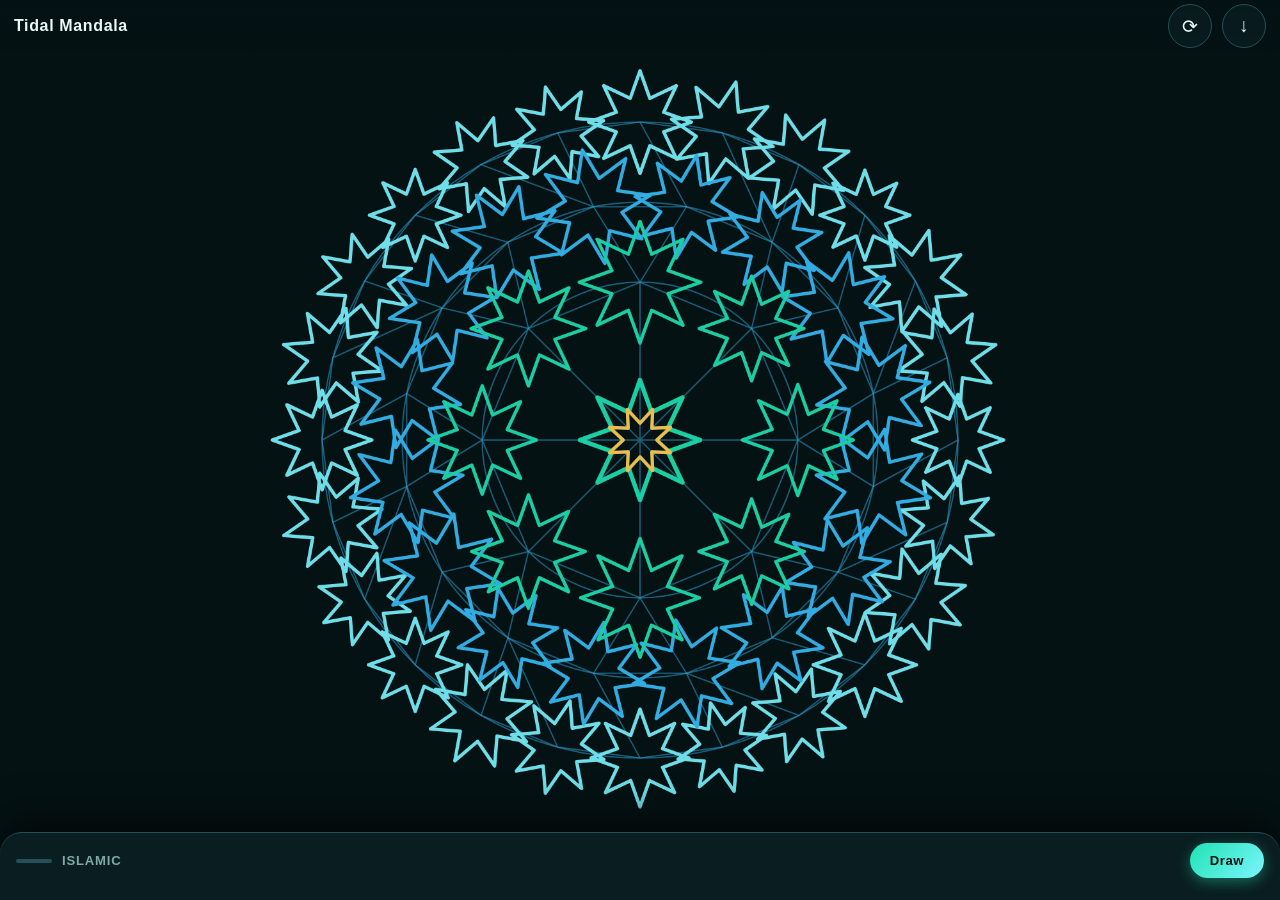
<file: index.html>
<!DOCTYPE html>
<html lang="en">
<head>
<meta charset="UTF-8">
<meta name="viewport" content="width=device-width, initial-scale=1, viewport-fit=cover">
<meta name="theme-color" content="#041214">
<title>Tidal Mandala</title>
<link rel="manifest" href="manifest.webmanifest">
<link rel="stylesheet" href="tidal.css">
</head>
<body>

<div class="appWrap">

  <canvas id="mainCanvas"></canvas>

  <div class="topBar">
    <span class="topTitle">Tidal Mandala</span>
    <button id="btnRandomize" class="iconBtn" title="Randomize">⟳</button>
    <button id="btnExport" class="iconBtn" title="Save image">↓</button>
  </div>

  <div class="sheet" id="sheet">

    <div class="sheetHandle" id="sheetHandle">
      <div class="sheetPill"></div>
      <span class="sheetLabel" id="sheetLabel">Settings</span>
      <button id="btnGenerate" class="generateBtn">Draw</button>
    </div>

    <div class="settingsList" id="settingsList">

      <!-- ── PATTERN ── -->
      <div class="settingsGroup">
        <div class="groupLabel">Pattern</div>

        <div class="settingRow" data-key="patternStyle">
          <div class="settingRowInner">
            <span class="settingName">Style</span>
            <span class="settingVal" id="patternStyleVal">Islamic</span>
          </div>
          <div class="settingControl">
            <select id="patternStyle" class="bigSelect">
              <option value="islamic" selected>Islamic Geometry</option>
              <option value="celtic">Celtic Knotwork</option>
              <option value="spiral">Spiral Rose</option>
              <option value="medallion">Medallion</option>
            </select>
            <p class="settingHint">Each style shows its own settings below. Your colours and seed carry across when you switch.</p>
          </div>
        </div>

        <div class="settingRow" data-key="seed">
          <div class="settingRowInner">
            <span class="settingName">Seed</span>
            <span class="settingVal" id="seedVal">tidal</span>
          </div>
          <div class="settingControl">
            <input type="text" id="seed" class="bigText" value="tidal" spellcheck="false" autocapitalize="off" autocomplete="off">
            <button id="btnNewSeed" class="wideBtn" type="button">New seed</button>
            <p class="settingHint">Same seed and same settings always give the same picture. Type anything.</p>
          </div>
        </div>
      </div>

      <!-- ── SHAPE (shared) ── -->
      <div class="settingsGroup">
        <div class="groupLabel">Shape</div>

        <div class="settingRow" data-key="symmetry" data-styles="islamic celtic medallion">
          <div class="settingRowInner">
            <span class="settingName">Symmetry</span>
            <span class="settingVal" id="symmetryVal">8</span>
          </div>
          <div class="settingControl">
            <select id="symmetry" class="bigSelect">
              <option value="4">4-fold</option>
              <option value="6">6-fold</option>
              <option value="8" selected>8-fold</option>
              <option value="10">10-fold</option>
              <option value="12">12-fold</option>
              <option value="16">16-fold</option>
              <option value="24">24-fold</option>
            </select>
            <p class="settingHint">How many times the design repeats around the centre.</p>
          </div>
        </div>

        <div class="settingRow" data-key="scale">
          <div class="settingRowInner">
            <span class="settingName">Scale</span>
            <span class="settingVal" id="scaleVal">1</span>
          </div>
          <div class="settingControl">
            <input type="range" id="scale" min="0.5" max="1.5" step="0.05" value="1" class="bigSlider">
          </div>
        </div>

        <div class="settingRow" data-key="rotation">
          <div class="settingRowInner">
            <span class="settingName">Rotation</span>
            <span class="settingVal" id="rotationVal">0</span>
          </div>
          <div class="settingControl">
            <input type="range" id="rotation" min="0" max="360" step="5" value="0" class="bigSlider">
          </div>
        </div>

        <div class="settingRow" data-key="lineWeight">
          <div class="settingRowInner">
            <span class="settingName">Line weight</span>
            <span class="settingVal" id="lineWeightVal">4</span>
          </div>
          <div class="settingControl">
            <input type="range" id="lineWeight" min="1" max="20" step="1" value="4" class="bigSlider">
          </div>
        </div>

        <div class="settingRow" data-key="density" data-styles="islamic spiral">
          <div class="settingRowInner">
            <span class="settingName">Density</span>
            <span class="settingVal" id="densityVal">50</span>
          </div>
          <div class="settingControl">
            <input type="range" id="density" min="0" max="100" step="1" value="50" class="bigSlider">
            <p class="settingHint">Islamic: size of the stars. Spiral: how many strokes on each arm.</p>
          </div>
        </div>

        <div class="settingRow" data-key="opacity">
          <div class="settingRowInner">
            <span class="settingName">Pattern opacity</span>
            <span class="settingVal" id="opacityVal">0.9</span>
          </div>
          <div class="settingControl">
            <input type="range" id="opacity" min="0.2" max="1" step="0.05" value="0.9" class="bigSlider">
          </div>
        </div>
      </div>

      <!-- ── ISLAMIC ── -->
      <div class="settingsGroup" data-styles="islamic">
        <div class="groupLabel">Islamic Geometry</div>

        <div class="settingRow" data-key="starPoints">
          <div class="settingRowInner">
            <span class="settingName">Star points</span>
            <span class="settingVal" id="starPointsVal">8</span>
          </div>
          <div class="settingControl">
            <select id="starPoints" class="bigSelect">
              <option value="5">5-point</option>
              <option value="6">6-point</option>
              <option value="8" selected>8-point</option>
              <option value="10">10-point</option>
              <option value="12">12-point</option>
            </select>
          </div>
        </div>

        <div class="settingRow" data-key="ringCount">
          <div class="settingRowInner">
            <span class="settingName">Rings</span>
            <span class="settingVal" id="ringCountVal">3</span>
          </div>
          <div class="settingControl">
            <input type="range" id="ringCount" min="1" max="6" step="1" value="3" class="bigSlider">
          </div>
        </div>

        <div class="settingRow" data-key="starFill">
          <div class="settingRowInner">
            <span class="settingName">Star fill</span>
            <span class="settingVal" id="starFillVal">Outline</span>
          </div>
          <div class="settingControl">
            <select id="starFill" class="bigSelect">
              <option value="outline" selected>Outline only</option>
              <option value="filled">Filled</option>
              <option value="both">Filled with outline</option>
            </select>
          </div>
        </div>

        <div class="settingRow" data-key="ringColour">
          <div class="settingRowInner">
            <span class="settingName">Ring colours</span>
            <span class="settingVal" id="ringColourVal">Per ring</span>
          </div>
          <div class="settingControl">
            <select id="ringColour" class="bigSelect">
              <option value="ring" selected>One colour per ring</option>
              <option value="alternate">Alternate within a ring</option>
              <option value="random">Random from seed</option>
            </select>
          </div>
        </div>

        <div class="settingRow" data-key="tracery">
          <div class="settingRowInner">
            <span class="settingName">Linking lines</span>
            <span class="settingVal" id="traceryVal">On</span>
          </div>
          <div class="settingControl">
            <select id="tracery" class="bigSelect">
              <option value="on" selected>On</option>
              <option value="off">Off</option>
            </select>
            <p class="settingHint">Thin lines joining neighbouring stars and the rings.</p>
          </div>
        </div>
      </div>

      <!-- ── CELTIC ── -->
      <div class="settingsGroup" data-styles="celtic">
        <div class="groupLabel">Celtic Knotwork</div>

        <div class="settingRow" data-key="loopCount">
          <div class="settingRowInner">
            <span class="settingName">Lobes</span>
            <span class="settingVal" id="loopCountVal">6</span>
          </div>
          <div class="settingControl">
            <input type="range" id="loopCount" min="3" max="12" step="1" value="6" class="bigSlider">
            <p class="settingHint">How many swings the braid makes around the circle.</p>
          </div>
        </div>

        <div class="settingRow" data-key="celticRings">
          <div class="settingRowInner">
            <span class="settingName">Braid rings</span>
            <span class="settingVal" id="celticRingsVal">2</span>
          </div>
          <div class="settingControl">
            <input type="range" id="celticRings" min="1" max="3" step="1" value="2" class="bigSlider">
          </div>
        </div>

        <div class="settingRow" data-key="ribbonWidth">
          <div class="settingRowInner">
            <span class="settingName">Ribbon width</span>
            <span class="settingVal" id="ribbonWidthVal">14</span>
          </div>
          <div class="settingControl">
            <input type="range" id="ribbonWidth" min="6" max="40" step="1" value="14" class="bigSlider">
          </div>
        </div>

        <div class="settingRow" data-key="weave">
          <div class="settingRowInner">
            <span class="settingName">Weave</span>
            <span class="settingVal" id="weaveVal">Over-under</span>
          </div>
          <div class="settingControl">
            <select id="weave" class="bigSelect">
              <option value="over" selected>Over-under</option>
              <option value="flat">Flat (no crossings)</option>
            </select>
          </div>
        </div>
      </div>

      <!-- ── SPIRAL ── -->
      <div class="settingsGroup" data-styles="spiral">
        <div class="groupLabel">Spiral Rose</div>

        <div class="settingRow" data-key="spiralType">
          <div class="settingRowInner">
            <span class="settingName">Type</span>
            <span class="settingVal" id="spiralTypeVal">Rose</span>
          </div>
          <div class="settingControl">
            <select id="spiralType" class="bigSelect">
              <option value="rose" selected>Rose (petals)</option>
              <option value="vortex">Vortex (whirlpool)</option>
              <option value="fern">Fern whorl</option>
            </select>
          </div>
        </div>

        <div class="settingRow" data-key="spiralArms">
          <div class="settingRowInner">
            <span class="settingName">Arms</span>
            <span class="settingVal" id="spiralArmsVal">5</span>
          </div>
          <div class="settingControl">
            <input type="range" id="spiralArms" min="3" max="12" step="1" value="5" class="bigSlider">
          </div>
        </div>

        <div class="settingRow" data-key="curvature">
          <div class="settingRowInner">
            <span class="settingName">Curvature</span>
            <span class="settingVal" id="curvatureVal">55</span>
          </div>
          <div class="settingControl">
            <input type="range" id="curvature" min="1" max="100" step="1" value="55" class="bigSlider">
            <p class="settingHint">Low is open and gentle. High is tight and coiled.</p>
          </div>
        </div>

        <div class="settingRow" data-key="colourStep">
          <div class="settingRowInner">
            <span class="settingName">Colouring</span>
            <span class="settingVal" id="colourStepVal">By arm</span>
          </div>
          <div class="settingControl">
            <select id="colourStep" class="bigSelect">
              <option value="arm" selected>One colour per arm</option>
              <option value="fade">Fade along each arm</option>
            </select>
          </div>
        </div>
      </div>

      <!-- ── MEDALLION ── -->
      <div class="settingsGroup" data-styles="medallion">
        <div class="groupLabel">Medallion</div>

        <div class="settingRow" data-key="centreType">
          <div class="settingRowInner">
            <span class="settingName">Centre</span>
            <span class="settingVal" id="centreTypeVal">Star</span>
          </div>
          <div class="settingControl">
            <select id="centreType" class="bigSelect">
              <option value="star" selected>Star</option>
              <option value="flower">Flower</option>
              <option value="eye">Eye</option>
              <option value="plain">Plain disc</option>
            </select>
          </div>
        </div>

        <div class="settingRow" data-key="medPoints">
          <div class="settingRowInner">
            <span class="settingName">Centre points</span>
            <span class="settingVal" id="medPointsVal">8</span>
          </div>
          <div class="settingControl">
            <select id="medPoints" class="bigSelect">
              <option value="5">5</option>
              <option value="6">6</option>
              <option value="8" selected>8</option>
              <option value="10">10</option>
              <option value="12">12</option>
            </select>
            <p class="settingHint">Points on the star or petals on the flower. Not used by Eye or Plain.</p>
          </div>
        </div>

        <div class="settingRow" data-key="innerBand">
          <div class="settingRowInner">
            <span class="settingName">Inner band</span>
            <span class="settingVal" id="innerBandVal">Petals</span>
          </div>
          <div class="settingControl">
            <select id="innerBand" class="bigSelect">
              <option value="petal" selected>Petals</option>
              <option value="bead">Beads</option>
              <option value="notch">Notches</option>
              <option value="none">None</option>
            </select>
          </div>
        </div>

        <div class="settingRow" data-key="outerBand">
          <div class="settingRowInner">
            <span class="settingName">Outer band</span>
            <span class="settingVal" id="outerBandVal">Beads</span>
          </div>
          <div class="settingControl">
            <select id="outerBand" class="bigSelect">
              <option value="petal">Petals</option>
              <option value="bead" selected>Beads</option>
              <option value="notch">Notches</option>
              <option value="none">None</option>
            </select>
          </div>
        </div>

        <div class="settingRow" data-key="borderType">
          <div class="settingRowInner">
            <span class="settingName">Border</span>
            <span class="settingVal" id="borderTypeVal">Rope</span>
          </div>
          <div class="settingControl">
            <select id="borderType" class="bigSelect">
              <option value="rope" selected>Rope</option>
              <option value="chain">Chain</option>
              <option value="beads">Beads</option>
              <option value="plain">Plain line</option>
              <option value="none">No border</option>
            </select>
          </div>
        </div>
      </div>

      <!-- ── COLOUR ── -->
      <div class="settingsGroup">
        <div class="groupLabel">Colour</div>

        <div class="settingRow" data-key="colorScheme">
          <div class="settingRowInner">
            <span class="settingName">Scheme</span>
            <span class="settingVal" id="colorSchemeVal">Custom</span>
          </div>
          <div class="settingControl">
            <select id="colorScheme" class="bigSelect">
              <option value="custom" selected>Custom (my colours)</option>
              <option value="complementary">Complementary</option>
              <option value="splitcomp">Split-complementary</option>
              <option value="analogous">Analogous</option>
              <option value="triadic">Triadic</option>
              <option value="tetradic">Tetradic</option>
              <option value="monochrome">Monochrome</option>
              <option value="jewel">Jewel</option>
              <option value="pastel">Pastel on dark</option>
              <option value="earth">Earth and clay</option>
              <option value="neon">Neon</option>
              <option value="noir">Noir</option>
              <option value="parchment">Parchment</option>
              <option value="ocean">Ocean</option>
            </select>
            <p class="settingHint">The first six build from Colour 1 and keep its shade. The rest are fixed palettes. Editing any colour by hand switches back to Custom.</p>
          </div>
        </div>

        <div class="settingRow" data-key="color1" id="color1Row">
          <div class="settingRowInner">
            <span class="settingName">Colour 1</span>
            <span class="colorDot" id="color1Dot" style="background:#20e3b2;"></span>
          </div>
          <div class="settingControl"></div>
          <input type="hidden" id="color1" value="#20e3b2">
        </div>

        <div class="settingRow" data-key="color2" id="color2Row">
          <div class="settingRowInner">
            <span class="settingName">Colour 2</span>
            <span class="colorDot" id="color2Dot" style="background:#38bdf8;"></span>
          </div>
          <div class="settingControl"></div>
          <input type="hidden" id="color2" value="#38bdf8">
        </div>

        <div class="settingRow" data-key="color3" id="color3Row">
          <div class="settingRowInner">
            <span class="settingName">Colour 3</span>
            <span class="colorDot" id="color3Dot" style="background:#7cf5ff;"></span>
          </div>
          <div class="settingControl"></div>
          <input type="hidden" id="color3" value="#7cf5ff">
        </div>

        <div class="settingRow" data-key="color4" id="color4Row">
          <div class="settingRowInner">
            <span class="settingName">Colour 4</span>
            <span class="colorDot" id="color4Dot" style="background:#ffd257;"></span>
          </div>
          <div class="settingControl"></div>
          <input type="hidden" id="color4" value="#ffd257">
        </div>
      </div>

      <!-- ── BACKGROUND ── -->
      <div class="settingsGroup">
        <div class="groupLabel">Background</div>

        <div class="settingRow" data-key="bgStyle">
          <div class="settingRowInner">
            <span class="settingName">Style</span>
            <span class="settingVal" id="bgStyleVal">Solid</span>
          </div>
          <div class="settingControl">
            <select id="bgStyle" class="bigSelect">
              <option value="solid" selected>Solid</option>
              <option value="linear">Gradient, top to bottom</option>
              <option value="diagonal">Gradient, diagonal</option>
              <option value="radial">Gradient, from the centre</option>
            </select>
          </div>
        </div>

        <div class="settingRow" data-key="bgColor" id="bgColorRow">
          <div class="settingRowInner">
            <span class="settingName">Background</span>
            <span class="colorDot" id="bgColorDot" style="background:#041214;"></span>
          </div>
          <div class="settingControl"></div>
          <input type="hidden" id="bgColor" value="#041214">
        </div>

        <div class="settingRow" data-key="bgColor2" id="bgColor2Row">
          <div class="settingRowInner">
            <span class="settingName">Background 2</span>
            <span class="colorDot" id="bgColor2Dot" style="background:#0a2a30;"></span>
          </div>
          <div class="settingControl"></div>
          <input type="hidden" id="bgColor2" value="#0a2a30">
        </div>

        <div class="settingRow" data-key="bgTransparent">
          <div class="settingRowInner">
            <span class="settingName">Transparent bg</span>
            <span class="settingVal" id="bgTransparentVal">Off</span>
          </div>
          <div class="settingControl">
            <div class="toggleWrap">
              <button class="toggleBtn" id="bgTransparentToggle" data-on="false" type="button">Off</button>
            </div>
            <p class="settingHint">Saved PNGs keep a see-through background. JPG can't, so it will use the background colour.</p>
          </div>
          <input type="hidden" id="bgTransparent" value="false">
        </div>
      </div>

      <!-- ── OUTPUT ── -->
      <div class="settingsGroup">
        <div class="groupLabel">Output</div>

        <div class="settingRow" data-key="size">
          <div class="settingRowInner">
            <span class="settingName">Size</span>
            <span class="settingVal" id="sizeVal">Square</span>
          </div>
          <div class="settingControl">
            <select id="size" class="bigSelect">
              <option value="square" selected>Square 1500×1500</option>
              <option value="portrait">Portrait 1080×1620</option>
              <option value="a17">Samsung A17 1080×2340</option>
              <option value="landscape">Landscape 1920×1080</option>
            </select>
            <p class="settingHint">The pattern stays centred and round on any size.</p>
          </div>
        </div>

        <div class="settingRow" data-key="format">
          <div class="settingRowInner">
            <span class="settingName">File type</span>
            <span class="settingVal" id="formatVal">PNG</span>
          </div>
          <div class="settingControl">
            <select id="format" class="bigSelect">
              <option value="png" selected>PNG (sharp, can be transparent)</option>
              <option value="jpg">JPG (smaller file)</option>
            </select>
          </div>
        </div>

        <div class="settingRow" data-key="filename">
          <div class="settingRowInner">
            <span class="settingName">File name</span>
            <span class="settingVal" id="filenameVal">tidal-mandala</span>
          </div>
          <div class="settingControl">
            <input type="text" id="filename" class="bigText" value="tidal-mandala" spellcheck="false" autocapitalize="off" autocomplete="off">
          </div>
        </div>
      </div>

      <!-- ── SAVED LOOKS ── -->
      <div class="settingsGroup">
        <div class="groupLabel">Saved looks</div>

        <div class="settingRow" data-key="presets">
          <div class="settingRowInner">
            <span class="settingName">My presets</span>
            <span class="settingVal" id="presetCountVal">0</span>
          </div>
          <div class="settingControl">
            <select id="presetList" class="bigSelect">
              <option value="">— none saved —</option>
            </select>
            <div class="btnTrio">
              <button id="btnSavePreset" class="wideBtn" type="button">Save current</button>
              <button id="btnLoadPreset" class="wideBtn" type="button">Load</button>
              <button id="btnDeletePreset" class="wideBtn danger" type="button">Delete</button>
            </div>
            <p class="settingHint">Saves every setting and colour on this phone only.</p>
          </div>
        </div>
      </div>

    </div><!-- /settingsList -->
  </div><!-- /sheet -->

</div><!-- /appWrap -->

<!-- ── Colour picker ── -->
<div id="colorPickerOverlay" class="cpOverlay hidden">
  <div class="cpPanel">
    <div class="cpTitle" id="cpTitle">Pick a colour</div>
    <div class="cpSLWrap">
      <canvas id="cpSLCanvas"></canvas>
      <div id="cpSLCursor" class="cpCursor"></div>
    </div>
    <div class="cpHueWrap">
      <canvas id="cpHueCanvas"></canvas>
      <div id="cpHueCursor" class="cpHueCursor"></div>
    </div>
    <div class="cpHexRow">
      <span class="cpHexLabel">#</span>
      <input type="text" id="cpHexInput" class="cpHexInput" maxlength="6" spellcheck="false" autocomplete="off">
      <div id="cpHexPreview" class="cpHexPreview"></div>
    </div>
    <div class="cpPresets" id="cpPresets"></div>
    <div class="cpButtons">
      <button class="cpBtn" id="cpCancel" type="button">Cancel</button>
      <button class="cpBtn primary" id="cpApply" type="button">Apply</button>
    </div>
  </div>
</div>

<script src="tidal-styles.js"></script>
<script src="tidal-app.js"></script>
<script>
  if ("serviceWorker" in navigator) {
    navigator.serviceWorker.register("sw.js").catch(function (e) {
      console.warn("SW:", e);
    });
  }
</script>
</body>
</html>
</file>
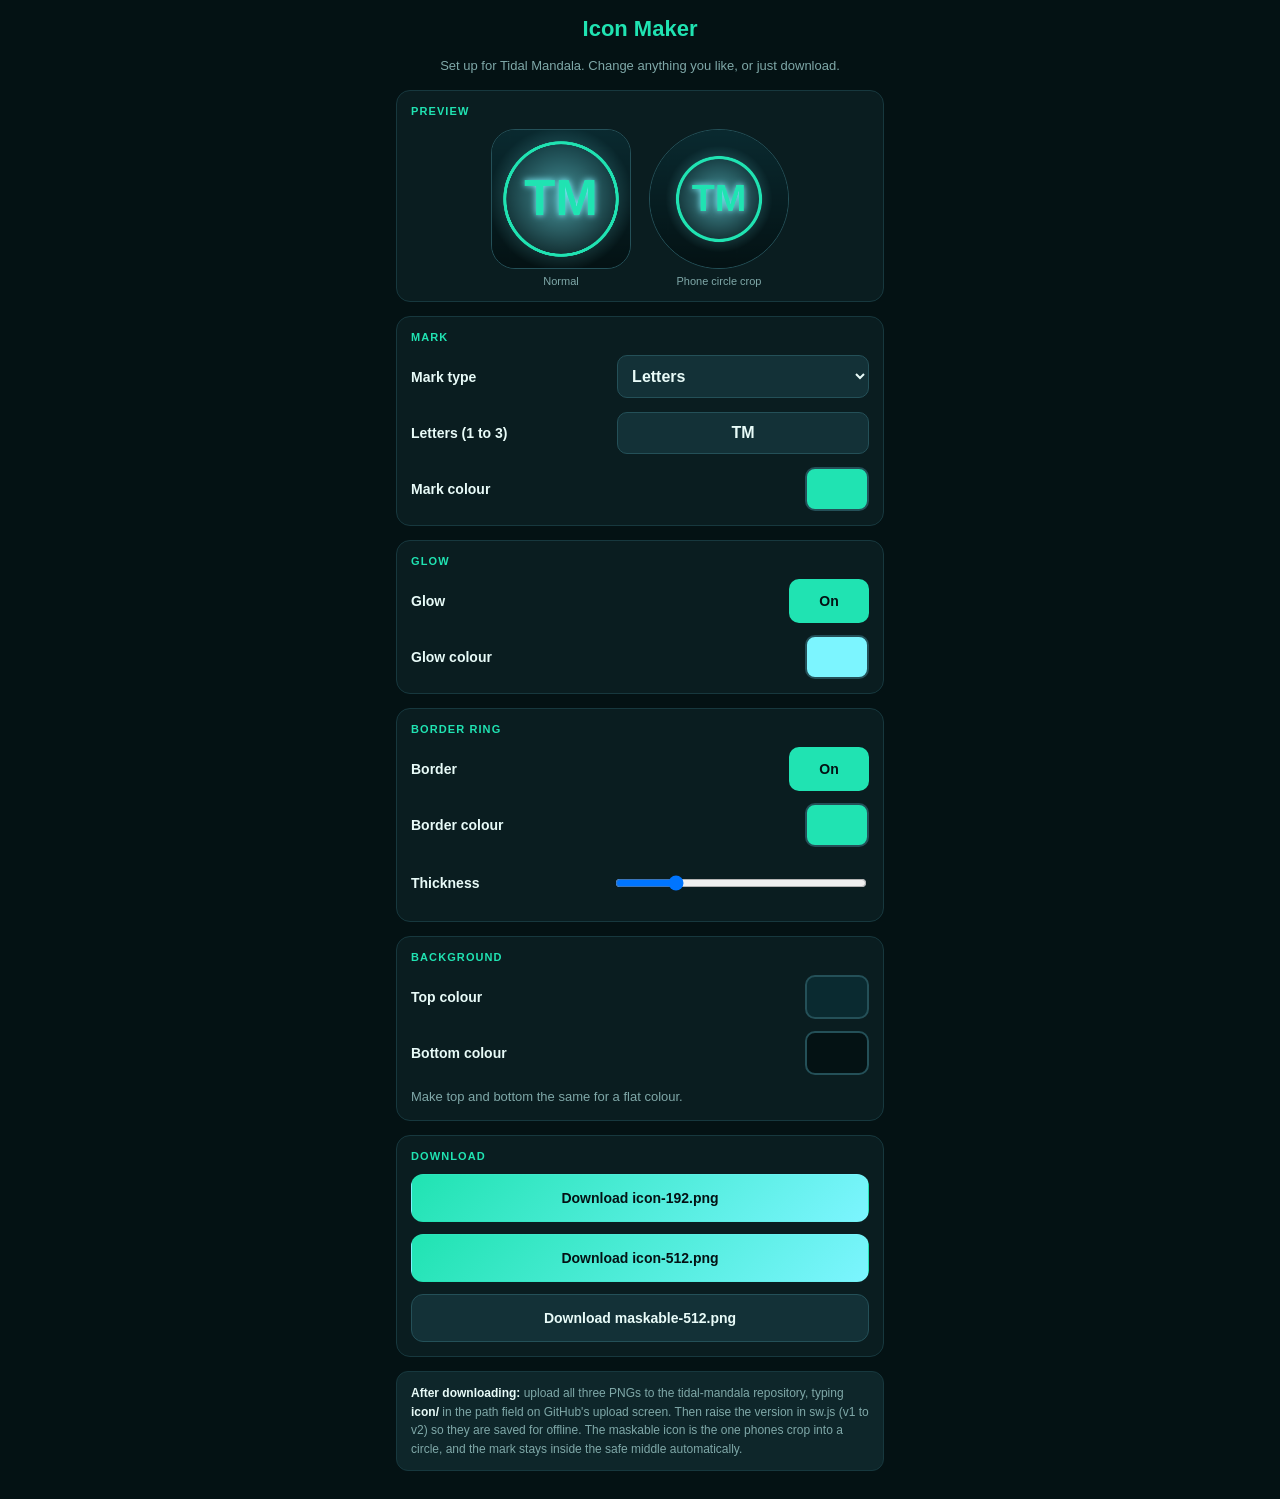
<file: iconmaker.html>
<!DOCTYPE html>
<html lang="en">
<head>
<meta charset="UTF-8">
<meta name="viewport" content="width=device-width, initial-scale=1, viewport-fit=cover">
<meta name="theme-color" content="#041214">
<title>Icon Maker: Tidal Mandala</title>
<style>
  :root{--bg:#041214;--panel:#0a1d20;--p2:#0e262a;--p3:#133137;--bd:#17383e;--bds:#245058;--text:#e8fbf8;--dim:#7fa8a8;--acc:#20e3b2;--acc2:#7cf5ff}
  *{box-sizing:border-box;-webkit-tap-highlight-color:transparent}
  html,body{margin:0;background:var(--bg);color:var(--text);font-family:-apple-system,BlinkMacSystemFont,"Segoe UI",Roboto,Helvetica,Arial,sans-serif;touch-action:manipulation}
  .wrap{max-width:520px;margin:0 auto;padding:calc(env(safe-area-inset-top,0px) + 16px) 16px calc(env(safe-area-inset-bottom,0px) + 28px);display:flex;flex-direction:column;gap:14px}
  h1{margin:0;font-size:22px;font-weight:800;text-align:center;color:var(--acc)}
  .lead{margin:0;font-size:13px;color:var(--dim);line-height:1.5;text-align:center}
  .group{background:var(--panel);border:1px solid var(--bd);border-radius:14px;padding:14px;display:flex;flex-direction:column;gap:12px}
  h2{margin:0;font-size:11px;text-transform:uppercase;letter-spacing:.1em;color:var(--acc);font-weight:800}
  .field{display:flex;align-items:center;justify-content:space-between;gap:10px;min-height:44px}
  .field label{font-size:14px;font-weight:600;flex:1}
  .field select,.field input[type=text]{width:55%;background:var(--p3);border:1px solid var(--bds);color:var(--text);border-radius:10px;padding:11px 10px;font-size:16px;font-weight:700}
  .field input[type=text]{text-align:center;text-transform:uppercase}
  .field input[type=range]{width:55%;height:44px}
  .sw{width:64px;height:44px;border-radius:10px;border:2px solid var(--bds);cursor:pointer;padding:0}
  .tog{width:80px;height:44px;border-radius:10px;border:1px solid var(--bds);background:var(--p3);color:var(--dim);font-weight:800;font-size:14px;cursor:pointer}
  .tog[data-on="true"]{background:var(--acc);color:#041214;border-color:transparent}
  .previews{display:flex;justify-content:center;gap:18px;flex-wrap:wrap}
  .pv{display:flex;flex-direction:column;align-items:center;gap:6px;font-size:11px;color:var(--dim)}
  .pv canvas{width:140px;height:140px;border:1px solid var(--bds)}
  #pvA{border-radius:24px}
  #pvB{border-radius:50%}
  button.dl{background:var(--p3);border:1px solid var(--bds);color:var(--text);border-radius:12px;padding:15px;font-size:14px;font-weight:800;cursor:pointer}
  button.dl.primary{background:linear-gradient(135deg,var(--acc),var(--acc2));color:#041214;border-color:transparent}
  button.dl:active{transform:scale(.97)}
  .note{font-size:12px;color:var(--dim);line-height:1.55;background:var(--p2);border:1px solid var(--bd);border-radius:12px;padding:12px 14px}
  .note b{color:var(--text)}
  .hidden{display:none!important}
  .cpOverlay{position:fixed;inset:0;background:rgba(0,0,0,.78);z-index:500;display:flex;align-items:flex-end;justify-content:center}
  .cpPanel{background:var(--p2);border:1px solid var(--bds);border-radius:22px 22px 0 0;padding:18px 16px calc(env(safe-area-inset-bottom,0px) + 16px);width:100%;max-width:640px;display:flex;flex-direction:column;gap:14px}
  .cpTitle{font-size:12px;font-weight:700;color:var(--dim);text-align:center;text-transform:uppercase;letter-spacing:.1em}
  .cpSLWrap{position:relative;width:100%;height:180px;border-radius:10px;overflow:hidden;touch-action:none}
  .cpHueWrap{position:relative;width:100%;height:32px;border-radius:16px;touch-action:none}
  #cpSL,#cpHue{width:100%;height:100%;display:block}
  #cpHue{border-radius:16px}
  .cur{position:absolute;width:24px;height:24px;border-radius:50%;border:2.5px solid #fff;box-shadow:0 0 0 1px rgba(0,0,0,.5);pointer-events:none;transform:translate(-50%,-50%)}
  .cpHexRow{display:flex;align-items:center;gap:8px}
  .cpHexRow input{flex:1;background:var(--p3);border:1px solid var(--bds);color:var(--text);border-radius:10px;padding:10px 12px;font-size:16px;font-family:monospace;letter-spacing:.08em;text-transform:uppercase}
  #cpPrev{width:38px;height:38px;border-radius:8px;border:1px solid var(--bds)}
  .cpPresets{display:flex;flex-wrap:wrap;gap:8px}
  .cpPresets button{width:36px;height:36px;border-radius:8px;border:2px solid transparent;padding:0;cursor:pointer}
  .cpBtns{display:flex;gap:8px}
  .cpBtns button{flex:1;background:var(--p3);border:1px solid var(--bds);color:var(--text);border-radius:12px;padding:14px;font-size:15px;font-weight:700;cursor:pointer}
  .cpBtns .primary{background:linear-gradient(135deg,var(--acc),var(--acc2));color:#041214;border-color:transparent}
</style>
</head>
<body>
<div class="wrap">
  <h1>Icon Maker</h1>
  <p class="lead">Set up for Tidal Mandala. Change anything you like, or just download.</p>

  <div class="group">
    <h2>Preview</h2>
    <div class="previews">
      <div class="pv"><canvas id="pvA" width="280" height="280"></canvas>Normal</div>
      <div class="pv"><canvas id="pvB" width="280" height="280"></canvas>Phone circle crop</div>
    </div>
  </div>

  <div class="group">
    <h2>Mark</h2>
    <div class="field"><label>Mark type</label>
      <select id="markType">
        <option value="letters" selected>Letters</option>
        <option value="flower">Flower</option>
        <option value="star">Star</option>
        <option value="spiral">Spiral</option>
        <option value="ring">Rings</option>
      </select></div>
    <div class="field" id="lettersRow"><label>Letters (1 to 3)</label>
      <input type="text" id="letters" value="TM" maxlength="3" autocomplete="off" spellcheck="false"></div>
    <div class="field"><label>Mark colour</label><button class="sw" id="swMark" data-k="mark" type="button"></button></div>
  </div>

  <div class="group">
    <h2>Glow</h2>
    <div class="field"><label>Glow</label><button class="tog" id="togGlow" data-on="true" type="button">On</button></div>
    <div class="field"><label>Glow colour</label><button class="sw" id="swGlow" data-k="glow" type="button"></button></div>
  </div>

  <div class="group">
    <h2>Border ring</h2>
    <div class="field"><label>Border</label><button class="tog" id="togBorder" data-on="true" type="button">On</button></div>
    <div class="field"><label>Border colour</label><button class="sw" id="swBorder" data-k="border" type="button"></button></div>
    <div class="field"><label>Thickness</label><input type="range" id="thick" min="1" max="10" step="1" value="3"></div>
  </div>

  <div class="group">
    <h2>Background</h2>
    <div class="field"><label>Top colour</label><button class="sw" id="swTop" data-k="top" type="button"></button></div>
    <div class="field"><label>Bottom colour</label><button class="sw" id="swBottom" data-k="bottom" type="button"></button></div>
    <p class="lead" style="text-align:left">Make top and bottom the same for a flat colour.</p>
  </div>

  <div class="group">
    <h2>Download</h2>
    <button class="dl primary" id="b192" type="button">Download icon-192.png</button>
    <button class="dl primary" id="b512" type="button">Download icon-512.png</button>
    <button class="dl" id="bMask" type="button">Download maskable-512.png</button>
  </div>

  <div class="note"><b>After downloading:</b> upload all three PNGs to the tidal-mandala repository, typing <b>icon/</b> in the path field on GitHub's upload screen. Then raise the version in sw.js (v1 to v2) so they are saved for offline. The maskable icon is the one phones crop into a circle, and the mark stays inside the safe middle automatically.</div>
</div>

<div id="cpOverlay" class="cpOverlay hidden">
  <div class="cpPanel">
    <div class="cpTitle" id="cpTitle">Pick a colour</div>
    <div class="cpSLWrap"><canvas id="cpSL"></canvas><div id="cpSLCur" class="cur"></div></div>
    <div class="cpHueWrap"><canvas id="cpHue"></canvas><div id="cpHueCur" class="cur" style="top:50%"></div></div>
    <div class="cpHexRow"><span>#</span><input type="text" id="cpHex" maxlength="6" spellcheck="false" autocomplete="off"><div id="cpPrev"></div></div>
    <div class="cpPresets" id="cpPresets"></div>
    <div class="cpBtns"><button id="cpCancel" type="button">Cancel</button><button id="cpApply" class="primary" type="button">Apply</button></div>
  </div>
</div>

<script>
(function(){
  "use strict";
  var TAU=Math.PI*2;
  function $(i){return document.getElementById(i);}
  function clamp(v,a,b){return Math.max(a,Math.min(b,v));}

  var col={mark:"#20e3b2",glow:"#7cf5ff",border:"#20e3b2",top:"#0a2a30",bottom:"#041214"};
  var swMap={mark:"swMark",glow:"swGlow",border:"swBorder",top:"swTop",bottom:"swBottom"};
  var names={mark:"Mark colour",glow:"Glow colour",border:"Border colour",top:"Background top",bottom:"Background bottom"};

  function rgb(h){h=h.replace("#","");var n=parseInt(h,16);return[(n>>16)&255,(n>>8)&255,n&255];}
  function rgba(h,a){var c=rgb(h);return"rgba("+c[0]+","+c[1]+","+c[2]+","+a+")";}

  function draw(c,size,maskable){
    var cx=size/2,cy=size/2;
    var R=size/2*(maskable?0.62:0.84);
    var g=c.createLinearGradient(0,0,0,size);
    g.addColorStop(0,col.top);g.addColorStop(1,col.bottom);
    c.fillStyle=g;c.fillRect(0,0,size,size);
    var glowOn=$("togGlow").getAttribute("data-on")==="true";
    var borderOn=$("togBorder").getAttribute("data-on")==="true";
    if(glowOn){
      var rg=c.createRadialGradient(cx,cy,R*0.1,cx,cy,R*1.25);
      rg.addColorStop(0,rgba(col.glow,0.5));rg.addColorStop(1,rgba(col.glow,0));
      c.fillStyle=rg;c.fillRect(0,0,size,size);
    }
    if(borderOn){
      c.beginPath();c.arc(cx,cy,R*0.97,0,TAU);
      c.strokeStyle=col.border;c.lineWidth=size*0.0075*parseInt($("thick").value,10);
      c.stroke();
    }
    c.save();
    if(glowOn){c.shadowColor=col.glow;c.shadowBlur=size*0.05;}
    c.strokeStyle=col.mark;c.fillStyle=col.mark;
    c.lineCap="round";c.lineJoin="round";
    var t=$("markType").value;
    var u=R*0.72;
    if(t==="letters"){
      var txt=($("letters").value||"TM").trim().toUpperCase().slice(0,3)||"TM";
      var fs=txt.length===1?R*1.15:txt.length===2?R*0.88:R*0.62;
      c.font="800 "+fs+"px -apple-system,BlinkMacSystemFont,'Segoe UI',Roboto,sans-serif";
      c.textAlign="center";c.textBaseline="middle";
      c.fillText(txt,cx,cy+fs*0.04);
    }else if(t==="star"){
      c.beginPath();
      for(var i=0;i<16;i++){var a=-Math.PI/2+i*Math.PI/8,r=i%2===0?u:u*0.5;
        var x=cx+Math.cos(a)*r,y=cy+Math.sin(a)*r;if(i===0)c.moveTo(x,y);else c.lineTo(x,y);}
      c.closePath();c.fill();
    }else if(t==="flower"){
      for(var k=0;k<8;k++){
        c.save();c.translate(cx,cy);c.rotate(k*TAU/8);
        c.beginPath();c.moveTo(0,0);
        c.quadraticCurveTo(u*0.5,-u*0.38,u,0);
        c.quadraticCurveTo(u*0.5,u*0.38,0,0);
        c.fill();c.restore();
      }
      c.shadowBlur=0;c.beginPath();c.arc(cx,cy,u*0.14,0,TAU);c.fillStyle=col.bottom;c.fill();
    }else if(t==="spiral"){
      c.lineWidth=size*0.03;c.beginPath();
      var turns=2.6,N=160;
      for(var j=0;j<=N;j++){var f=j/N,th=f*turns*TAU,rr=u*(0.06+0.94*f);
        var sx=cx+Math.cos(th)*rr,sy=cy+Math.sin(th)*rr;if(j===0)c.moveTo(sx,sy);else c.lineTo(sx,sy);}
      c.stroke();
    }else{
      c.lineWidth=size*0.026;
      [1,0.66,0.32].forEach(function(f){c.beginPath();c.arc(cx,cy,u*f,0,TAU);c.stroke();});
    }
    c.restore();
  }

  function make(size,maskable){
    var cv=document.createElement("canvas");cv.width=size;cv.height=size;
    draw(cv.getContext("2d"),size,maskable);return cv;
  }
  function preview(){
    [["pvA",false],["pvB",true]].forEach(function(p){
      var cv=$(p[0]);cv.getContext("2d").clearRect(0,0,280,280);
      draw(cv.getContext("2d"),280,p[1]);
    });
    Object.keys(swMap).forEach(function(k){$(swMap[k]).style.background=col[k];});
    $("lettersRow").classList.toggle("hidden",$("markType").value!=="letters");
  }

  function download(name,size,maskable){
    make(size,maskable).toBlob(function(b){
      if(!b){alert("Could not make the image.");return;}
      var url=URL.createObjectURL(b),a=document.createElement("a");
      a.href=url;a.download=name;document.body.appendChild(a);a.click();a.remove();
      setTimeout(function(){URL.revokeObjectURL(url);},2000);
    },"image/png");
  }
  $("b192").addEventListener("click",function(){download("icon-192.png",192,false);});
  $("b512").addEventListener("click",function(){download("icon-512.png",512,false);});
  $("bMask").addEventListener("click",function(){download("maskable-512.png",512,true);});

  ["markType","letters","thick"].forEach(function(i){
    $(i).addEventListener("input",preview);$(i).addEventListener("change",preview);
  });
  ["togGlow","togBorder"].forEach(function(i){
    $(i).addEventListener("click",function(){
      var on=this.getAttribute("data-on")!=="true";
      this.setAttribute("data-on",on?"true":"false");this.textContent=on?"On":"Off";preview();
    });
  });

  /* ---------- colour picker (same accurate maths as the main tool) ---------- */
  function hsv2rgb(h,s,v){h=(((h%360)+360)%360)/60;var i=Math.floor(h),f=h-i,p=v*(1-s),q=v*(1-s*f),t=v*(1-s*(1-f)),r,g,b;
    switch(i%6){case 0:r=v;g=t;b=p;break;case 1:r=q;g=v;b=p;break;case 2:r=p;g=v;b=t;break;case 3:r=p;g=q;b=v;break;case 4:r=t;g=p;b=v;break;default:r=v;g=p;b=q;}
    return[r*255,g*255,b*255];}
  function rgb2hsv(r,g,b){r/=255;g/=255;b/=255;var mx=Math.max(r,g,b),mn=Math.min(r,g,b),d=mx-mn,h=0;
    if(d){if(mx===r)h=((g-b)/d)%6;else if(mx===g)h=(b-r)/d+2;else h=(r-g)/d+4;h*=60;if(h<0)h+=360;}
    return[h,mx?d/mx:0,mx];}
  function toHex(c){return"#"+c.map(function(v){return("0"+Math.round(clamp(v,0,255)).toString(16)).slice(-2);}).join("");}

  var CP={h:180,s:.8,v:.9,key:null};
  var PRE=["#20e3b2","#7cf5ff","#38bdf8","#6366f1","#a855f7","#ec4899","#f43f5e","#f97316","#ffd257","#22c55e","#ffffff","#94a3b8","#475569","#0a2a30","#041214","#000000","#fde68a","#bbf7d0","#bfdbfe","#fce7f3"];
  function cpHexNow(){return toHex(hsv2rgb(CP.h,CP.s,CP.v));}
  function setHex(h){var c=rgb(h),v=rgb2hsv(c[0],c[1],c[2]);if(v[1]>0.001&&v[2]>0.001)CP.h=v[0];CP.s=v[1];CP.v=v[2];}
  function drawHue(){var c=$("cpHue");c.width=c.offsetWidth||300;c.height=c.offsetHeight||32;var x=c.getContext("2d"),g=x.createLinearGradient(0,0,c.width,0);
    for(var i=0;i<=12;i++)g.addColorStop(i/12,"hsl("+(i/12*360)+",100%,50%)");x.fillStyle=g;x.fillRect(0,0,c.width,c.height);}
  function drawSL(){var c=$("cpSL");c.width=c.offsetWidth||300;c.height=c.offsetHeight||180;var x=c.getContext("2d"),g=x.createLinearGradient(0,0,c.width,0);
    g.addColorStop(0,"#fff");g.addColorStop(1,"hsl("+CP.h+",100%,50%)");x.fillStyle=g;x.fillRect(0,0,c.width,c.height);
    var v=x.createLinearGradient(0,0,0,c.height);v.addColorStop(0,"rgba(0,0,0,0)");v.addColorStop(1,"#000");x.fillStyle=v;x.fillRect(0,0,c.width,c.height);}
  function cursors(){$("cpHueCur").style.left=(CP.h/360*$("cpHue").offsetWidth)+"px";
    $("cpSLCur").style.left=(CP.s*$("cpSL").offsetWidth)+"px";$("cpSLCur").style.top=((1-CP.v)*$("cpSL").offsetHeight)+"px";
    $("cpPrev").style.background=cpHexNow();}
  function upd(){cursors();$("cpHex").value=cpHexNow().slice(1).toUpperCase();}
  function drag(el,fn){var d=false;
    el.addEventListener("pointerdown",function(e){d=true;try{el.setPointerCapture(e.pointerId);}catch(x){}fn(e);e.preventDefault();});
    el.addEventListener("pointermove",function(e){if(d){fn(e);e.preventDefault();}});
    function st(){d=false;}
    el.addEventListener("pointerup",st);el.addEventListener("pointercancel",st);el.addEventListener("lostpointercapture",st);}
  drag($("cpHue"),function(e){var r=$("cpHue").getBoundingClientRect();CP.h=clamp((e.clientX-r.left)/r.width,0,1)*360;drawSL();upd();});
  drag($("cpSL"),function(e){var r=$("cpSL").getBoundingClientRect();CP.s=clamp((e.clientX-r.left)/r.width,0,1);CP.v=1-clamp((e.clientY-r.top)/r.height,0,1);upd();});
  $("cpHex").addEventListener("input",function(){var v=this.value.replace(/[^0-9a-fA-F]/g,"");if(v.length===6){setHex("#"+v);drawSL();cursors();}});
  function build(){var p=$("cpPresets");p.innerHTML="";PRE.forEach(function(h){var b=document.createElement("button");b.type="button";b.style.background=h;
    b.addEventListener("click",function(){setHex(h);drawSL();upd();});p.appendChild(b);});}
  function open(k){CP.key=k;$("cpTitle").textContent="Pick: "+names[k];setHex(col[k]);$("cpOverlay").classList.remove("hidden");
    requestAnimationFrame(function(){drawHue();drawSL();upd();build();});}
  function close(){$("cpOverlay").classList.add("hidden");}
  Object.keys(swMap).forEach(function(k){$(swMap[k]).addEventListener("click",function(){open(k);});});
  $("cpApply").addEventListener("click",function(){if(CP.key)col[CP.key]=cpHexNow();close();preview();});
  $("cpCancel").addEventListener("click",close);
  $("cpOverlay").addEventListener("click",function(e){if(e.target===this)close();});

  preview();
})();
</script>
</body>
</html>
</file>
<file: tidal.css>
/* =========================================================================
   TIDAL MANDALA — tidal.css
   Deep Sea Lab look. Full-screen canvas, bottom sheet, tappable rows.
   ========================================================================= */

:root {
  --bg:            #041214;
  --panel:         #0a1d20;
  --panel-2:       #0e262a;
  --panel-3:       #133137;
  --border:        #17383e;
  --border-strong: #245058;
  --text:          #e8fbf8;
  --text-dim:      #7fa8a8;
  --text-dimmer:   #4f7377;
  --accent:        #20e3b2;
  --accent-bright: #7cf5ff;
  --accent-glow:   rgba(32,227,178,0.4);
  --gold:          #ffd257;
  --danger:        #ff6b7a;
  --sheet-radius:  22px;
  --row-h:         54px;
  --sheet-open-h:  62vh;
  --sheet-open-h:  62dvh;
}

*, *::before, *::after {
  box-sizing: border-box;
  margin: 0; padding: 0;
  -webkit-tap-highlight-color: transparent;
}

html, body {
  width: 100%; height: 100%;
  overflow: hidden;
  background: var(--bg);
  color: var(--text);
  font-family: -apple-system, BlinkMacSystemFont, "Segoe UI", Roboto, Helvetica, Arial, sans-serif;
  -webkit-font-smoothing: antialiased;
  touch-action: manipulation;
}

.hidden { display: none !important; }

.appWrap {
  position: fixed;
  inset: 0;
  overflow: hidden;
}

/* Canvas: sized by tidal-app.js so it never covers the closed sheet handle */
#mainCanvas {
  position: absolute;
  top: 0; left: 0;
  width: 100%;
  height: 100%;
  object-fit: contain;
  display: block;
}

/* ---- Top bar ---- */
.topBar {
  position: absolute;
  top: 0; left: 0; right: 0;
  height: calc(52px + env(safe-area-inset-top, 0px));
  padding: env(safe-area-inset-top, 0px) 14px 0;
  display: flex;
  align-items: center;
  gap: 10px;
  background: linear-gradient(to bottom, rgba(4,18,20,0.85) 0%, transparent 100%);
  z-index: 50;
}
.topTitle {
  flex: 1;
  font-size: 1rem;
  font-weight: 800;
  letter-spacing: 0.04em;
}
.iconBtn {
  width: 44px; height: 44px;
  border-radius: 50%;
  border: 1px solid var(--border-strong);
  background: rgba(10,29,32,0.85);
  color: var(--text);
  font-size: 1.2rem;
  display: flex; align-items: center; justify-content: center;
  cursor: pointer;
  transition: transform 0.1s ease;
  flex-shrink: 0;
}
.iconBtn:active { transform: scale(0.9); }

/* ---- Bottom sheet ---- */
.sheet {
  position: absolute;
  bottom: 0; left: 0; right: 0;
  z-index: 100;
  display: flex;
  flex-direction: column;
  border-radius: var(--sheet-radius) var(--sheet-radius) 0 0;
  background: var(--panel);
  border-top: 1px solid var(--border-strong);
  box-shadow: 0 -12px 40px rgba(0,0,0,0.6);
  max-height: calc(var(--row-h) + 14px + env(safe-area-inset-bottom, 0px));
  transition: max-height 0.35s cubic-bezier(0.32, 0.72, 0, 1);
  overflow: hidden;
}
.sheet.open {
  max-height: calc(var(--sheet-open-h) + env(safe-area-inset-bottom, 0px));
}

.sheetHandle {
  display: flex;
  align-items: center;
  gap: 10px;
  padding: 10px 16px;
  flex-shrink: 0;
  cursor: pointer;
  user-select: none;
  -webkit-user-select: none;
}
.sheetPill {
  width: 36px; height: 4px;
  border-radius: 2px;
  background: var(--border-strong);
  flex-shrink: 0;
}
.sheetLabel {
  flex: 1;
  font-size: 0.82rem;
  font-weight: 700;
  color: var(--text-dim);
  letter-spacing: 0.06em;
  text-transform: uppercase;
}
.generateBtn {
  background: linear-gradient(135deg, var(--accent), var(--accent-bright));
  color: #041214;
  border: none;
  border-radius: 20px;
  padding: 10px 20px;
  font-size: 0.82rem;
  font-weight: 800;
  cursor: pointer;
  letter-spacing: 0.04em;
  box-shadow: 0 4px 14px var(--accent-glow);
  transition: transform 0.1s ease;
  flex-shrink: 0;
}
.generateBtn:active { transform: scale(0.95); }

/* ---- Settings list ---- */
.settingsList {
  flex: 1;
  overflow-y: auto;
  overflow-x: hidden;
  -webkit-overflow-scrolling: touch;
  overscroll-behavior: contain;
  padding-bottom: env(safe-area-inset-bottom, 0px);
}
.settingsList::-webkit-scrollbar { display: none; }

.settingsGroup { margin-bottom: 2px; }

.groupLabel {
  font-size: 0.68rem;
  font-weight: 800;
  text-transform: uppercase;
  letter-spacing: 0.12em;
  color: var(--accent);
  padding: 10px 16px 4px;
  border-bottom: 1px solid var(--border);
}

.settingRow {
  border-bottom: 1px solid var(--border);
  cursor: pointer;
  overflow: hidden;
}
.settingRow:last-child { border-bottom: none; }
.settingRow:active .settingRowInner { background: var(--panel-3); }

.settingRowInner {
  display: flex;
  align-items: center;
  justify-content: space-between;
  min-height: var(--row-h);
  padding: 0 16px;
  gap: 12px;
  transition: background 0.12s ease;
}
.settingName {
  font-size: 0.9rem;
  font-weight: 600;
  flex: 1;
}
.settingVal {
  font-size: 0.82rem;
  font-weight: 700;
  color: var(--accent-bright);
  background: var(--panel-3);
  border-radius: 999px;
  padding: 3px 12px;
  font-variant-numeric: tabular-nums;
  min-width: 44px;
  text-align: center;
  white-space: nowrap;
  max-width: 55%;
  overflow: hidden;
  text-overflow: ellipsis;
}
.colorDot {
  width: 28px; height: 28px;
  border-radius: 50%;
  border: 2px solid var(--border-strong);
  flex-shrink: 0;
}

.settingControl {
  display: none;
  padding: 4px 16px 18px;
}
.settingRow.active .settingControl { display: block; }
.settingRow.active .settingRowInner { background: var(--panel-2); }
.settingRow.active .settingName { color: var(--accent-bright); }

.settingHint {
  margin-top: 10px;
  font-size: 0.74rem;
  line-height: 1.45;
  color: var(--text-dim);
}

/* Dimmed row (Background while Transparent is on) */
.settingRow.dimmed .settingName,
.settingRow.dimmed .colorDot { opacity: 0.35; }
.settingRow.dimmed::after {
  content: attr(data-note);
  display: block;
  padding: 0 16px 10px;
  margin-top: -8px;
  font-size: 0.72rem;
  font-weight: 700;
  color: var(--gold);
  letter-spacing: 0.04em;
}

/* ---- Slider ---- */
.bigSlider {
  -webkit-appearance: none;
  appearance: none;
  width: 100%;
  height: 48px;
  background: transparent;
  cursor: pointer;
  touch-action: pan-x;
  display: block;
}
.bigSlider::-webkit-slider-runnable-track {
  height: 6px;
  background: var(--panel-3);
  border-radius: 3px;
  border: 1px solid var(--border-strong);
}
.bigSlider::-moz-range-track {
  height: 6px;
  background: var(--panel-3);
  border-radius: 3px;
}
.bigSlider::-webkit-slider-thumb {
  -webkit-appearance: none;
  width: 30px; height: 30px;
  border-radius: 50%;
  background: var(--accent);
  border: 3px solid var(--panel);
  box-shadow: 0 2px 10px rgba(0,0,0,0.5), 0 0 16px var(--accent-glow);
  margin-top: -12px;
}
.bigSlider::-moz-range-thumb {
  width: 30px; height: 30px;
  border-radius: 50%;
  background: var(--accent);
  border: 3px solid var(--panel);
  box-shadow: 0 2px 10px rgba(0,0,0,0.5);
}

/* ---- Select ---- */
.bigSelect {
  width: 100%;
  background: var(--panel-3);
  border: 1px solid var(--border-strong);
  color: var(--text);
  border-radius: 12px;
  padding: 14px 36px 14px 14px;
  font-size: 0.9rem;
  font-weight: 600;
  cursor: pointer;
  appearance: none;
  -webkit-appearance: none;
  background-image:
    linear-gradient(45deg, transparent 50%, var(--text-dim) 50%),
    linear-gradient(135deg, var(--text-dim) 50%, transparent 50%);
  background-position:
    calc(100% - 16px) calc(50% - 2px),
    calc(100% - 11px) calc(50% - 2px);
  background-size: 5px 5px, 5px 5px;
  background-repeat: no-repeat;
  outline: none;
}
.bigSelect:focus { border-color: var(--accent); }

/* ---- Text box ---- */
.bigText {
  width: 100%;
  background: var(--panel-3);
  border: 1px solid var(--border-strong);
  color: var(--text);
  border-radius: 12px;
  padding: 14px;
  font-size: 16px;
  font-weight: 600;
  outline: none;
}
.bigText:focus { border-color: var(--accent); }

/* ---- Buttons inside rows ---- */
.wideBtn {
  width: 100%;
  margin-top: 10px;
  background: var(--panel-3);
  border: 1px solid var(--border-strong);
  color: var(--text);
  border-radius: 12px;
  padding: 14px;
  font-size: 0.88rem;
  font-weight: 700;
  cursor: pointer;
  transition: transform 0.08s ease;
}
.wideBtn:active { transform: scale(0.97); }
.wideBtn.danger { color: var(--danger); border-color: rgba(255,107,122,0.4); }

.btnTrio { display: flex; gap: 8px; }
.btnTrio .wideBtn { flex: 1; padding: 14px 6px; }

/* ---- Toggle ---- */
.toggleWrap { display: flex; }
.toggleBtn {
  flex: 1;
  background: var(--panel-3);
  border: 1px solid var(--border-strong);
  color: var(--text-dim);
  border-radius: 12px;
  padding: 14px;
  font-size: 0.9rem;
  font-weight: 700;
  cursor: pointer;
}
.toggleBtn[data-on="true"] {
  background: var(--accent);
  color: #041214;
  border-color: transparent;
}

/* ---- Colour picker ---- */
.cpOverlay {
  position: fixed;
  inset: 0;
  background: rgba(0,0,0,0.78);
  z-index: 500;
  display: flex;
  align-items: flex-end;
  justify-content: center;
  padding-bottom: env(safe-area-inset-bottom, 0px);
}
.cpPanel {
  background: var(--panel-2);
  border: 1px solid var(--border-strong);
  border-radius: 22px 22px 0 0;
  padding: 20px 16px 16px;
  width: 100%;
  max-width: 640px;
  display: flex;
  flex-direction: column;
  gap: 14px;
}
.cpTitle {
  font-size: 0.78rem;
  font-weight: 700;
  color: var(--text-dim);
  text-align: center;
  text-transform: uppercase;
  letter-spacing: 0.1em;
}
.cpSLWrap {
  position: relative;
  width: 100%;
  height: 180px;
  border-radius: 10px;
  overflow: hidden;
  touch-action: none;
}
#cpSLCanvas { width: 100%; height: 100%; display: block; }
.cpCursor {
  position: absolute;
  width: 22px; height: 22px;
  border-radius: 50%;
  border: 2.5px solid #fff;
  box-shadow: 0 0 0 1px rgba(0,0,0,0.5);
  pointer-events: none;
  transform: translate(-50%, -50%);
}
.cpHueWrap {
  position: relative;
  width: 100%;
  height: 32px;
  border-radius: 16px;
  touch-action: none;
}
#cpHueCanvas { width: 100%; height: 100%; display: block; border-radius: 16px; }
.cpHueCursor {
  position: absolute;
  top: 50%; left: 0;
  width: 26px; height: 26px;
  border-radius: 50%;
  border: 2.5px solid #fff;
  box-shadow: 0 0 0 1px rgba(0,0,0,0.4);
  pointer-events: none;
  transform: translate(-50%, -50%);
}
.cpHexRow { display: flex; align-items: center; gap: 8px; }
.cpHexLabel { font-size: 15px; font-weight: 700; color: var(--text-dim); }
.cpHexInput {
  flex: 1;
  background: var(--panel-3);
  border: 1px solid var(--border-strong);
  color: var(--text);
  border-radius: 10px;
  padding: 10px 12px;
  font-size: 16px;
  font-family: "SF Mono", "Fira Code", monospace;
  letter-spacing: 0.08em;
  text-transform: uppercase;
  outline: none;
}
.cpHexInput:focus { border-color: var(--accent); }
.cpHexPreview {
  width: 38px; height: 38px;
  border-radius: 8px;
  border: 1px solid var(--border-strong);
  flex-shrink: 0;
}
.cpPresets { display: flex; flex-wrap: wrap; gap: 8px; }
.cpPresetSwatch {
  width: 36px; height: 36px;
  border-radius: 8px;
  border: 2px solid transparent;
  cursor: pointer;
  padding: 0;
}
.cpPresetSwatch:active { transform: scale(0.9); }
.cpButtons { display: flex; gap: 8px; }
.cpBtn {
  flex: 1;
  background: var(--panel-3);
  border: 1px solid var(--border-strong);
  color: var(--text);
  border-radius: 12px;
  padding: 14px;
  font-size: 0.9rem;
  font-weight: 700;
  cursor: pointer;
}
.cpBtn:active { transform: scale(0.97); }
.cpBtn.primary {
  background: linear-gradient(135deg, var(--accent), var(--accent-bright));
  color: #041214;
  border-color: transparent;
}
</file>
